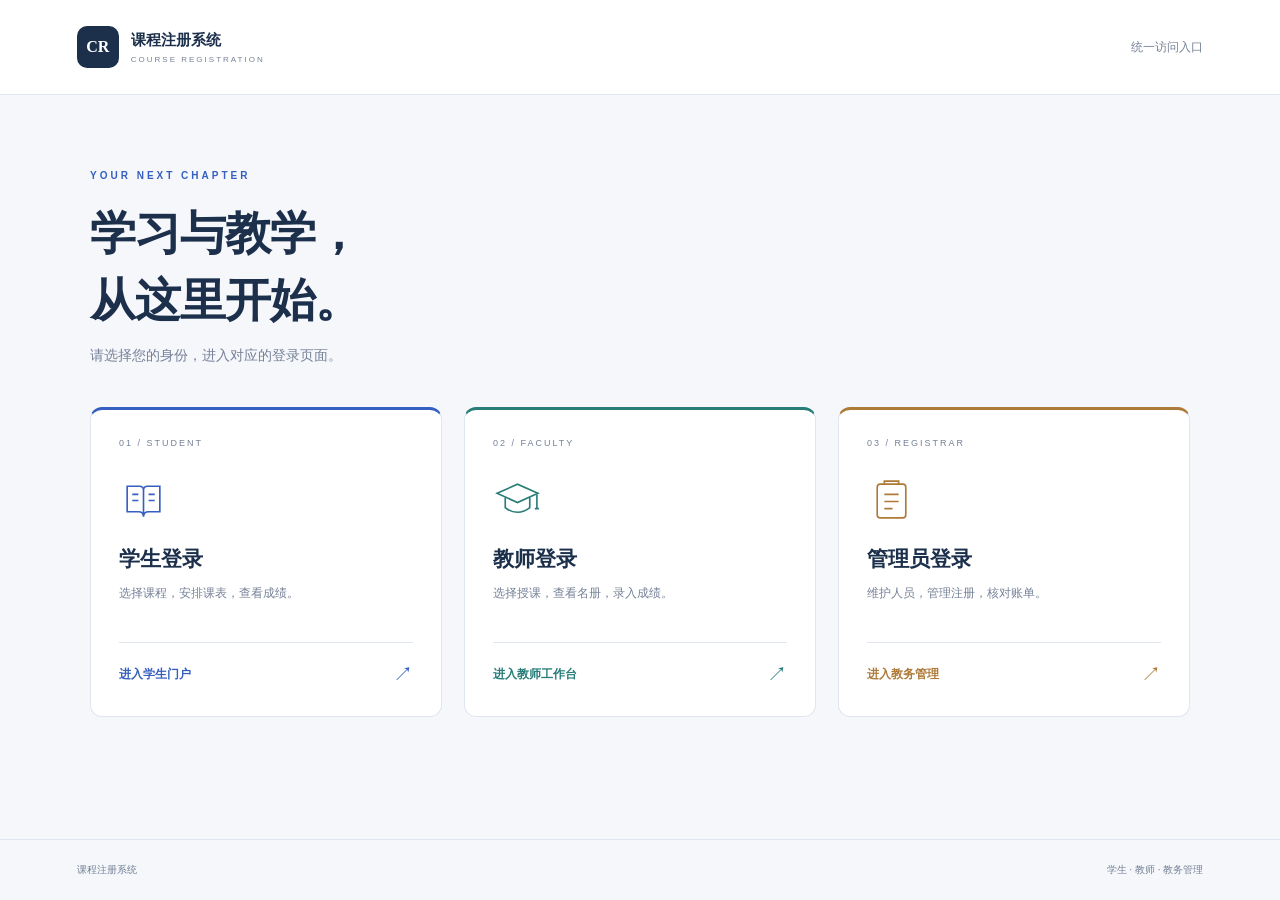
<file: portal/index.html>
<!doctype html>
<html lang="zh-CN">
<head>
  <meta charset="utf-8">
  <meta name="viewport" content="width=device-width, initial-scale=1">
  <meta name="theme-color" content="#f5f7fb">
  <title>课程注册系统 · 统一入口</title>
  <link rel="stylesheet" href="styles.css">
  <script src="app.js" defer></script>
</head>
<body>
  <header class="topbar"><a class="brand" href="./"><span class="brand-mark">CR</span><span>课程注册系统<small>COURSE REGISTRATION</small></span></a><span class="topbar-note">统一访问入口</span></header>
  <main>
    <div class="intro"><span class="eyebrow">YOUR NEXT CHAPTER</span><h1>学习与教学，<br>从这里开始。</h1><p>请选择您的身份，进入对应的登录页面。</p></div>
    <nav class="role-grid" aria-label="选择登录身份">
      <a class="role student" data-port="8020" href="http://127.0.0.1:8020/">
        <span class="role-number">01 / STUDENT</span>
        <svg class="role-icon" viewBox="0 0 48 48" fill="none" stroke="currentColor" stroke-width="1.6" aria-hidden="true"><path d="M8 10h12c3 0 4 2 4 4v26c0-3-2-5-5-5H8V10Zm32 0H28c-3 0-4 2-4 4v26c0-3 2-5 5-5h11V10Z"/><path d="M13 18h6m-6 6h6m10-6h6m-6 6h6"/></svg>
        <h2>学生登录</h2><p>选择课程，安排课表，查看成绩。</p><span class="role-action">进入学生门户<span aria-hidden="true">↗</span></span>
      </a>
      <a class="role teacher" data-port="8030" href="http://127.0.0.1:8030/">
        <span class="role-number">02 / FACULTY</span>
        <svg class="role-icon" viewBox="0 0 48 48" fill="none" stroke="currentColor" stroke-width="1.6" aria-hidden="true"><path d="m4 17 20-9 20 9-20 9-20-9Z"/><path d="M12 21v10c7 6 17 6 24 0V21m7-3v14m-2 0h4"/></svg>
        <h2>教师登录</h2><p>选择授课，查看名册，录入成绩。</p><span class="role-action">进入教师工作台<span aria-hidden="true">↗</span></span>
      </a>
      <a class="role admin" data-port="8040" href="http://127.0.0.1:8040/">
        <span class="role-number">03 / REGISTRAR</span>
        <svg class="role-icon" viewBox="0 0 48 48" fill="none" stroke="currentColor" stroke-width="1.6" aria-hidden="true"><rect x="10" y="8" width="28" height="33" rx="3"/><path d="M17 8V5h14v3M17 18h14m-14 7h14m-14 7h8"/></svg>
        <h2>管理员登录</h2><p>维护人员，管理注册，核对账单。</p><span class="role-action">进入教务管理<span aria-hidden="true">↗</span></span>
      </a>
    </nav>
  </main>
  <footer><span>课程注册系统</span><span>学生 · 教师 · 教务管理</span></footer>
</body>
</html>
</file>
<file: portal/styles.css>
:root{color-scheme:light;--ink:#1c304c;--muted:#758197;--line:#e0e6ef;--blue:#355fc0;font-family:"Avenir Next","PingFang SC","Microsoft YaHei",sans-serif;background:#f5f7fb;color:var(--ink)}
*{box-sizing:border-box}body{margin:0;min-height:100vh;display:flex;flex-direction:column}a{color:inherit;text-decoration:none}.topbar{display:flex;justify-content:space-between;align-items:center;padding:26px 6vw;border-bottom:1px solid var(--line);background:#fff}.brand{display:flex;align-items:center;gap:12px;font-size:15px;font-weight:600}.brand-mark{display:grid;place-items:center;background:var(--ink);color:#fff;width:42px;height:42px;border-radius:10px;font:600 16px Georgia,serif}.brand small{display:block;font-size:8px;font-weight:400;letter-spacing:2px;color:var(--muted);margin-top:5px}.topbar-note{font-size:12px;color:var(--muted)}main{width:min(1100px,88%);margin:0 auto;padding:70px 0 76px;flex:1}.intro{margin-bottom:42px}.eyebrow{font-size:10px;letter-spacing:3px;color:var(--blue);font-weight:600}h1{font-size:clamp(32px,4vw,46px);line-height:1.45;letter-spacing:-1px;font-weight:600;margin:17px 0 14px}.intro p{margin:0;font-size:14px;color:var(--muted)}.role-grid{display:grid;grid-template-columns:repeat(3,minmax(0,1fr));gap:22px}.role{display:flex;flex-direction:column;position:relative;min-height:310px;padding:28px;background:#fff;border:1px solid var(--line);border-top:3px solid var(--accent);border-radius:12px;transition:transform .2s,box-shadow .2s,border-color .2s}.student{--accent:#355fc0}.teacher{--accent:#287d79}.admin{--accent:#ae7a38}.role:hover{transform:translateY(-5px);box-shadow:0 15px 35px #1c304c0c;border-color:var(--accent)}.role:focus-visible{outline:3px solid var(--accent);outline-offset:5px}.role-number{font-size:9px;letter-spacing:2px;color:var(--muted)}.role-icon{width:49px;height:49px;margin:28px 0 20px;color:var(--accent)}h2{font-size:21px;font-weight:600;margin:0 0 10px}.role p{font-size:12px;line-height:1.8;color:var(--muted);margin:0 0 26px}.role-action{display:flex;justify-content:space-between;align-items:center;padding-top:18px;margin-top:auto;border-top:1px solid var(--line);font-size:12px;color:var(--accent);font-weight:600}.role-action span{font-size:20px;font-weight:400}footer{display:flex;justify-content:space-between;gap:12px;padding:23px 6vw;border-top:1px solid var(--line);font-size:10px;color:var(--muted)}@media(max-width:700px){.topbar{padding:20px 6vw}.topbar-note{display:none}main{padding:42px 0}.role-grid{grid-template-columns:1fr;gap:16px}.role{min-height:0;padding:22px}.role-icon{position:absolute;right:24px;top:16px;width:40px;height:40px;margin:0}.role-number{margin-bottom:20px}.role p{margin-bottom:18px}.intro{margin-bottom:30px}footer{flex-wrap:wrap}}@media(prefers-reduced-motion:reduce){.role{transition:none}.role:hover{transform:none}}
</file>
